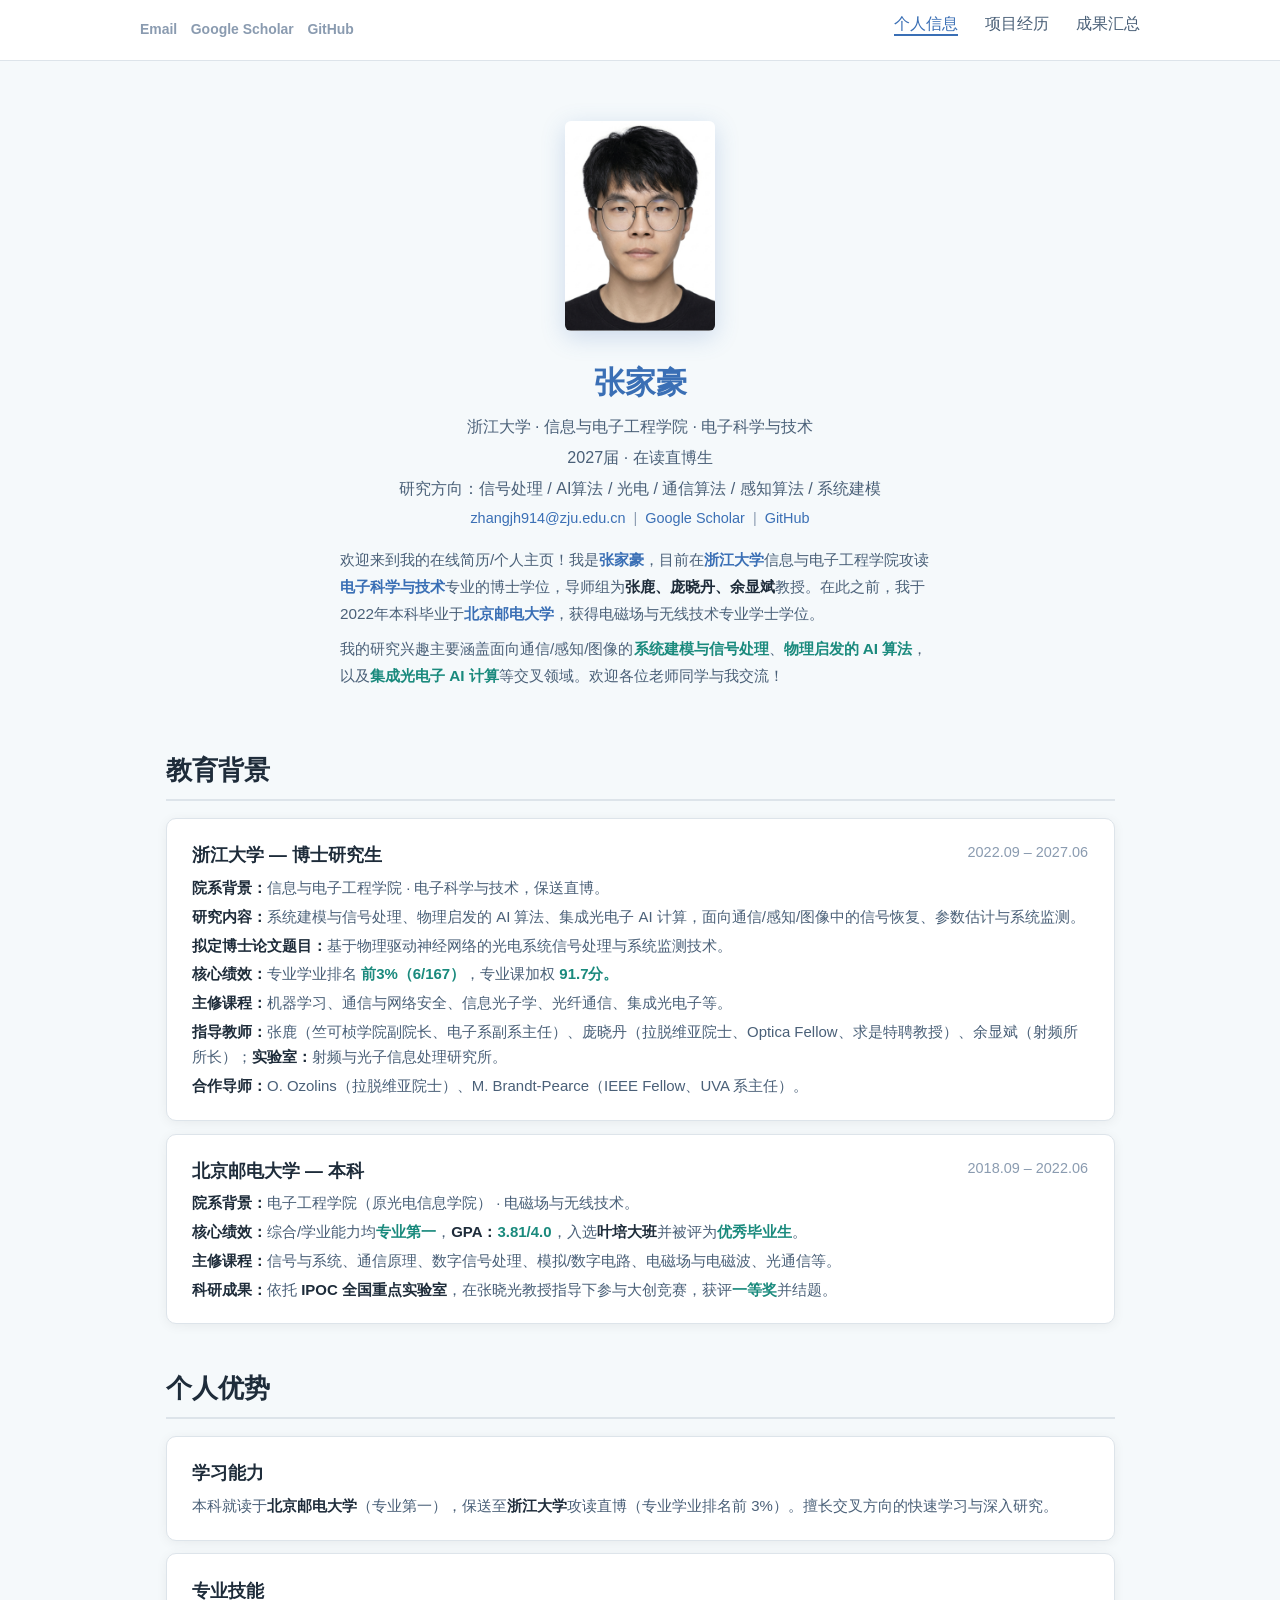
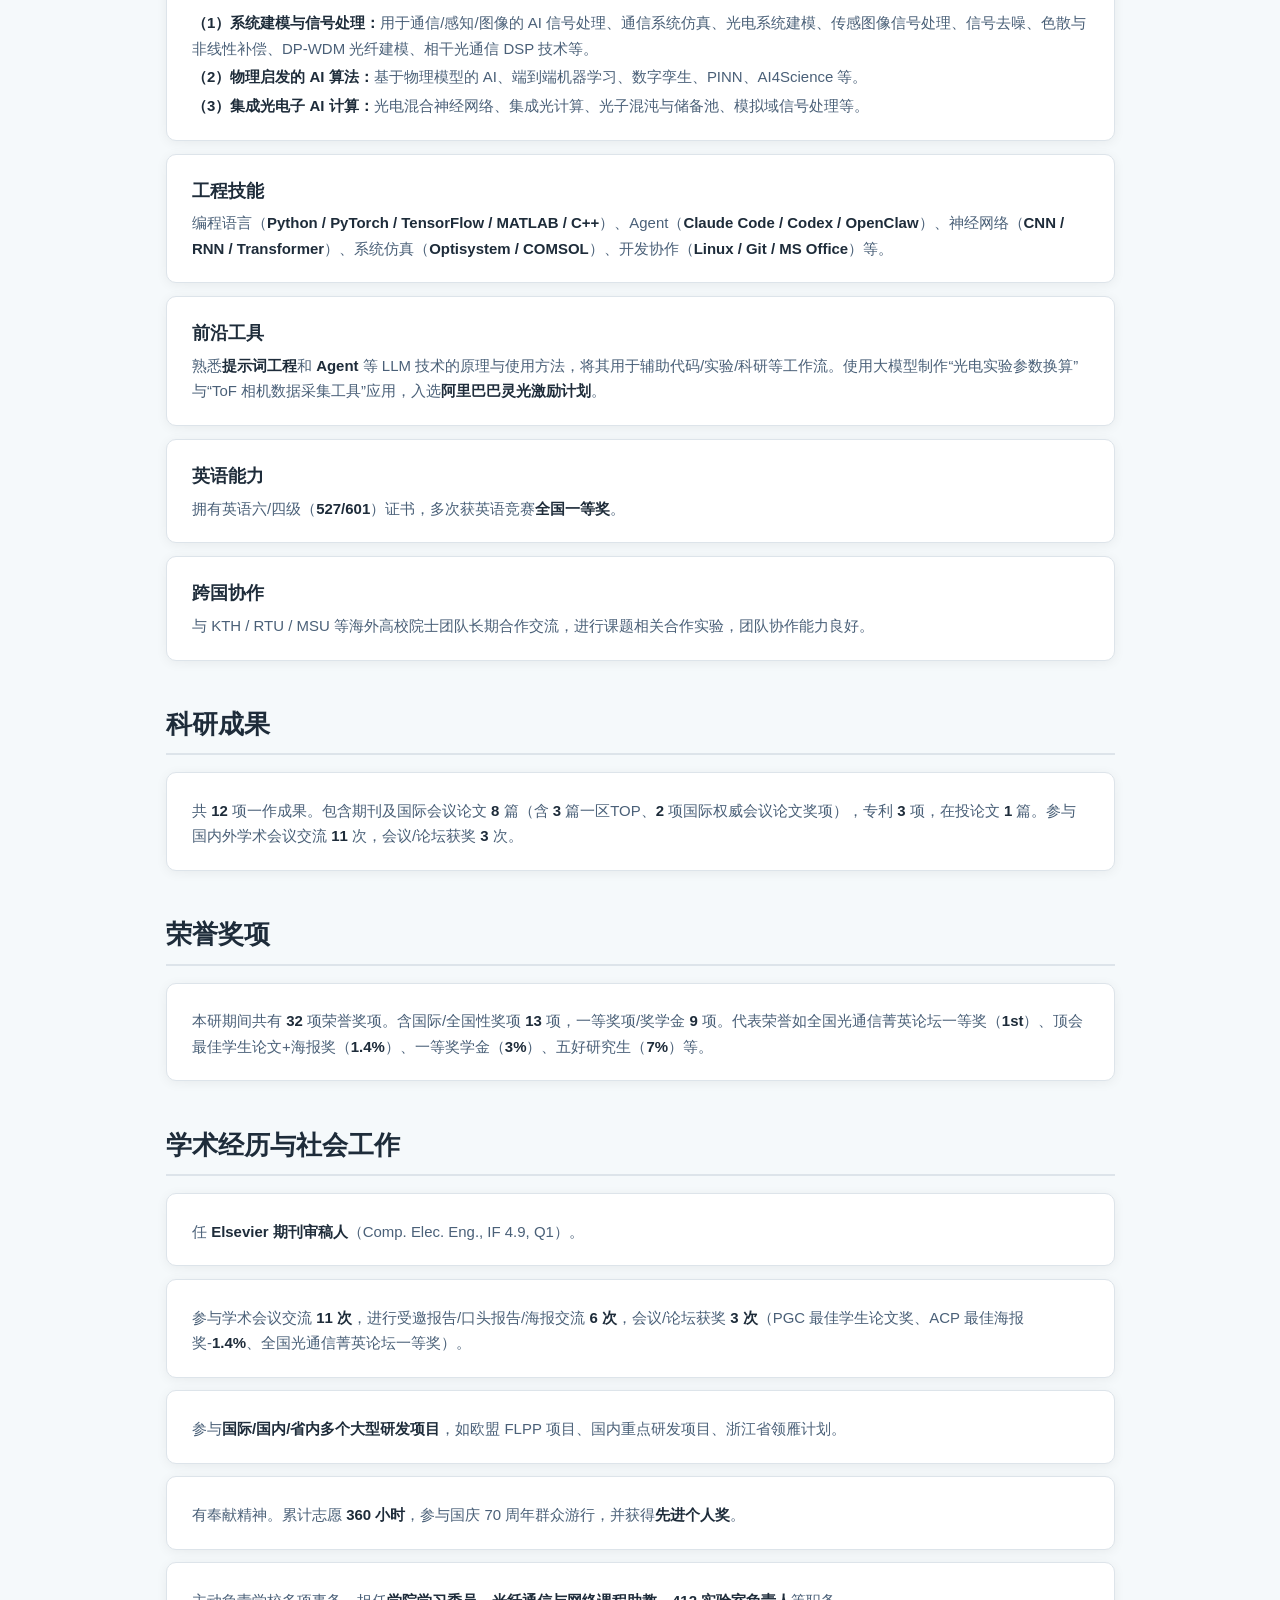
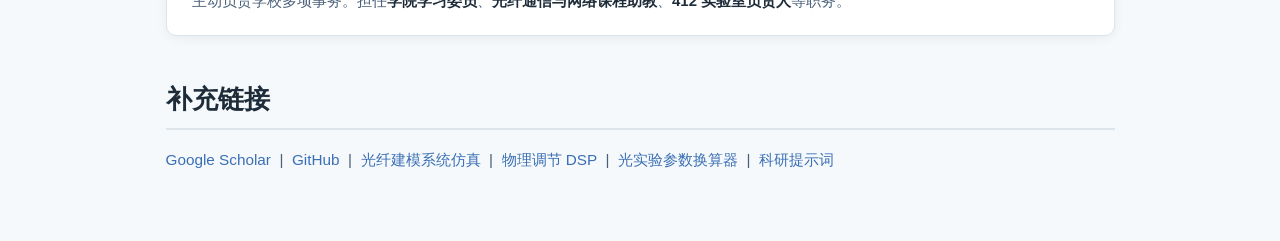
<file: index.html>
<!DOCTYPE html>
<html lang="zh-CN">
<head>
  <meta charset="UTF-8">
  <meta name="viewport" content="width=device-width, initial-scale=1.0">
  <title>个人信息</title>
  <link rel="stylesheet" href="css/style.css">
</head>
<body>

<nav>
  <div class="nav-inner">
    <div class="nav-ext">
      <a href="mailto:zhangjh914@zju.edu.cn">Email</a>
      <a href="https://scholar.google.com/citations?user=K3w2-VYAAAAJ&hl=EN">Google Scholar</a>
      <a href="https://github.com/PDogan233">GitHub</a>
    </div>
    <ul class="nav-links">
      <li><a href="index.html" data-page="index.html">个人信息</a></li>
      <li><a href="projects.html" data-page="projects.html">项目经历</a></li>
      <li><a href="publications.html" data-page="publications.html">成果汇总</a></li>
    </ul>
  </div>
</nav>

<main>

  <!-- ====== 个人信息概览 ====== -->
  <div class="hero">
    <img class="hero-photo" src="images/personal-photo.png" alt="张家豪">
    <h1><span>张家豪</span></h1>
    <p class="info-line">浙江大学 · 信息与电子工程学院 · 电子科学与技术</p>
    <p class="info-line">2027届 · 在读直博生</p>
    <p class="info-line">研究方向：信号处理 / AI算法 / 光电 / 通信算法 / 感知算法 / 系统建模</p>


    <p style="font-size:.85rem;color:var(--muted);">
      <a href="mailto:zhangjh914@zju.edu.cn">zhangjh914@zju.edu.cn</a> &nbsp;|&nbsp;
      <a href="https://scholar.google.com/citations?user=K3w2-VYAAAAJ&hl=EN">Google Scholar</a> &nbsp;|&nbsp;
      <a href="https://github.com/PDogan233">GitHub</a>
    </p>

    <p style="max-width:600px;margin:1rem auto 0;font-size:.9rem;text-align:left;color:var(--text-l);line-height:1.75;">
      欢迎来到我的在线简历/个人主页！我是<span style="color:var(--primary);font-weight:600;">张家豪</span>，目前在<span style="color:var(--primary);font-weight:600;">浙江大学</span>信息与电子工程学院攻读<span style="color:var(--primary);font-weight:600;">电子科学与技术</span>专业的博士学位，导师组为<strong>张鹿、庞晓丹、余显斌</strong>教授。在此之前，我于2022年本科毕业于<span style="color:var(--primary);font-weight:600;">北京邮电大学</span>，获得电磁场与无线技术专业学士学位。
    </p>
    <p style="max-width:600px;margin:.5rem auto 0;font-size:.9rem;text-align:left;color:var(--text-l);line-height:1.75;">
      我的研究兴趣主要涵盖面向通信/感知/图像的<span style="color:var(--accent);font-weight:600;">系统建模与信号处理</span>、<span style="color:var(--accent);font-weight:600;">物理启发的 AI 算法</span>，以及<span style="color:var(--accent);font-weight:600;">集成光电子 AI 计算</span>等交叉领域。欢迎各位老师同学与我交流！
    </p>
  </div>

  <!-- ====== 教育背景 ====== -->
  <h2>教育背景</h2>

  <div class="edu-item">
    <div class="edu-head">
      <span class="edu-school">浙江大学 — 博士研究生</span>
      <span class="edu-period">2022.09 – 2027.06</span>
    </div>
    <div class="edu-detail"><strong>院系背景：</strong>信息与电子工程学院 · 电子科学与技术，保送直博。</div>
    <div class="edu-detail"><strong>研究内容：</strong>系统建模与信号处理、物理启发的 AI 算法、集成光电子 AI 计算，面向通信/感知/图像中的信号恢复、参数估计与系统监测。</div>
    <div class="edu-detail"><strong>拟定博士论文题目：</strong>基于物理驱动神经网络的光电系统信号处理与系统监测技术。</div>
    <div class="edu-detail"><strong>核心绩效：</strong>专业学业排名 <span style="color:var(--accent);font-weight:600;">前3%（6/167）</span>，专业课加权 <span style="color:var(--accent);font-weight:600;">91.7分。</span></div>
    <div class="edu-detail"><strong>主修课程：</strong>机器学习、通信与网络安全、信息光子学、光纤通信、集成光电子等。</div>
    <div class="edu-detail"><strong>指导教师：</strong>张鹿（竺可桢学院副院长、电子系副系主任）、庞晓丹（拉脱维亚院士、Optica Fellow、求是特聘教授）、余显斌（射频所所长）；<strong>实验室：</strong>射频与光子信息处理研究所。</div>
    <div class="edu-detail"><strong>合作导师：</strong>O. Ozolins（拉脱维亚院士）、M. Brandt-Pearce（IEEE Fellow、UVA 系主任）。</div>
  </div>

  <div class="edu-item">
    <div class="edu-head">
      <span class="edu-school">北京邮电大学 — 本科</span>
      <span class="edu-period">2018.09 – 2022.06</span>
    </div>
    <div class="edu-detail"><strong>院系背景：</strong>电子工程学院（原光电信息学院） · 电磁场与无线技术。</div>
    <div class="edu-detail"><strong>核心绩效：</strong>综合/学业能力均<span style="color:var(--accent);font-weight:600;">专业第一</span>，<strong>GPA：</strong><span style="color:var(--accent);font-weight:600;">3.81/4.0</span>，入选<strong>叶培大班</strong>并被评为<span style="color:var(--accent);font-weight:600;">优秀毕业生</span>。</div>
    <div class="edu-detail"><strong>主修课程：</strong>信号与系统、通信原理、数字信号处理、模拟/数字电路、电磁场与电磁波、光通信等。</div>
    <div class="edu-detail"><strong>科研成果：</strong>依托 <strong>IPOC 全国重点实验室</strong>，在张晓光教授指导下参与大创竞赛，获评<span style="color:var(--accent);font-weight:600;">一等奖</span>并结题。</div>
  </div>

  
  <!-- ====== 个人优势 ====== -->
  <h2>个人优势</h2>

  <div class="edu-item">
    <div class="edu-head">
      <span class="edu-school">学习能力</span>
    </div>
    <div class="edu-detail">本科就读于<strong>北京邮电大学</strong>（专业第一），保送至<strong>浙江大学</strong>攻读直博（专业学业排名前 3%）。擅长交叉方向的快速学习与深入研究。</div>
  </div>

  <div class="edu-item">
    <div class="edu-head">
      <span class="edu-school">专业技能</span>
    </div>
    <div class="edu-detail"><strong>（1）系统建模与信号处理：</strong>用于通信/感知/图像的 AI 信号处理、通信系统仿真、光电系统建模、传感图像信号处理、信号去噪、色散与非线性补偿、DP-WDM 光纤建模、相干光通信 DSP 技术等。</div>
    <div class="edu-detail"><strong>（2）物理启发的 AI 算法：</strong>基于物理模型的 AI、端到端机器学习、数字孪生、PINN、AI4Science 等。</div>
    <div class="edu-detail"><strong>（3）集成光电子 AI 计算：</strong>光电混合神经网络、集成光计算、光子混沌与储备池、模拟域信号处理等。</div>
  </div>

  <div class="edu-item">
    <div class="edu-head">
      <span class="edu-school">工程技能</span>
    </div>
    <div class="edu-detail">编程语言（<strong>Python / PyTorch / TensorFlow / MATLAB / C++</strong>）、Agent（<strong>Claude Code / Codex / OpenClaw</strong>）、神经网络（<strong>CNN / RNN / Transformer</strong>）、系统仿真（<strong>Optisystem / COMSOL</strong>）、开发协作（<strong>Linux / Git / MS Office</strong>）等。</div>
  </div>

  <div class="edu-item">
    <div class="edu-head">
      <span class="edu-school">前沿工具</span>
    </div>
    <div class="edu-detail">熟悉<strong>提示词工程</strong>和 <strong>Agent</strong> 等 LLM 技术的原理与使用方法，将其用于辅助代码/实验/科研等工作流。使用大模型制作“光电实验参数换算”与“ToF 相机数据采集工具”应用，入选<strong>阿里巴巴灵光激励计划</strong>。</div>
  </div>

  <div class="edu-item">
    <div class="edu-head">
      <span class="edu-school">英语能力</span>
    </div>
    <div class="edu-detail">拥有英语六/四级（<strong>527/601</strong>）证书，多次获英语竞赛<strong>全国一等奖</strong>。</div>
  </div>

  <div class="edu-item">
    <div class="edu-head">
      <span class="edu-school">跨国协作</span>
    </div>
    <div class="edu-detail">与 KTH / RTU / MSU 等海外高校院士团队长期合作交流，进行课题相关合作实验，团队协作能力良好。</div>
  </div>

  <!-- ====== 科研成果 ====== -->
  <h2>科研成果</h2>

  <div class="edu-item">
    <div class="edu-detail">共 <strong>12</strong> 项一作成果。包含期刊及国际会议论文 <strong>8</strong> 篇（含 <strong>3</strong> 篇一区TOP、<strong>2</strong> 项国际权威会议论文奖项），专利 <strong>3</strong> 项，在投论文 <strong>1</strong> 篇。参与国内外学术会议交流 <strong>11</strong> 次，会议/论坛获奖 <strong>3</strong> 次。</div>
  </div>

  <!-- ====== 荣誉奖项 ====== -->
  <h2>荣誉奖项</h2>

  <div class="edu-item">
    <div class="edu-detail">本研期间共有 <strong>32</strong> 项荣誉奖项。含国际/全国性奖项 <strong>13</strong> 项，一等奖项/奖学金 <strong>9</strong> 项。代表荣誉如全国光通信菁英论坛一等奖（<strong>1st</strong>）、顶会最佳学生论文+海报奖（<strong>1.4%</strong>）、一等奖学金（<strong>3%</strong>）、五好研究生（<strong>7%</strong>）等。</div>
  </div>

  <!-- ====== 学术经历与社会工作 ====== -->
  <h2>学术经历与社会工作</h2>

  <div class="edu-item">
    <div class="edu-detail">任 <strong>Elsevier 期刊审稿人</strong>（Comp. Elec. Eng., IF 4.9, Q1）。</div>
  </div>

  <div class="edu-item">
    <div class="edu-detail">参与学术会议交流 <strong>11 次</strong>，进行受邀报告/口头报告/海报交流 <strong>6 次</strong>，会议/论坛获奖 <strong>3 次</strong>（PGC 最佳学生论文奖、ACP 最佳海报奖-<strong>1.4%</strong>、全国光通信菁英论坛一等奖）。</div>
  </div>

  <div class="edu-item">
    <div class="edu-detail">参与<strong>国际/国内/省内多个大型研发项目</strong>，如欧盟 FLPP 项目、国内重点研发项目、浙江省领雁计划。</div>
  </div>

  <div class="edu-item">
    <div class="edu-detail">有奉献精神。累计志愿 <strong>360 小时</strong>，参与国庆 70 周年群众游行，并获得<strong>先进个人奖</strong>。</div>
  </div>

  <div class="edu-item">
    <div class="edu-detail">主动负责学校多项事务。担任<strong>学院学习委员</strong>、<strong>光纤通信与网络课程助教</strong>、<strong>412 实验室负责人</strong>等职务。</div>
  </div>

  <!-- ====== 补充链接 ====== -->
  <h2>补充链接</h2>

  <p style="font-size:.9rem;color:var(--text-l);margin-bottom:1rem;">
    <a href="https://scholar.google.com/citations?user=K3w2-VYAAAAJ&hl=EN">Google Scholar</a> &nbsp;|&nbsp;
    <a href="https://github.com/PDogan233">GitHub</a> &nbsp;|&nbsp;
    <a href="https://github.com/PDogan233/DP-WDM-Fiber">光纤建模系统仿真</a> &nbsp;|&nbsp;
    <a href="https://github.com/PDogan233/PR-DBP">物理调节 DSP</a> &nbsp;|&nbsp;
    <a href="https://www.lingguang.com/share/FLASH_APP-3b18d23e-ca1c-4d21-a9f2-0023d92fe38939">光实验参数换算器</a> &nbsp;|&nbsp;
    <a href="https://docs.qq.com/doc/DR2hmRXVwcE5vS21S">科研提示词</a>
  </p>

</main>


<script src="js/main.js"></script>
</body>
</html>
</file>
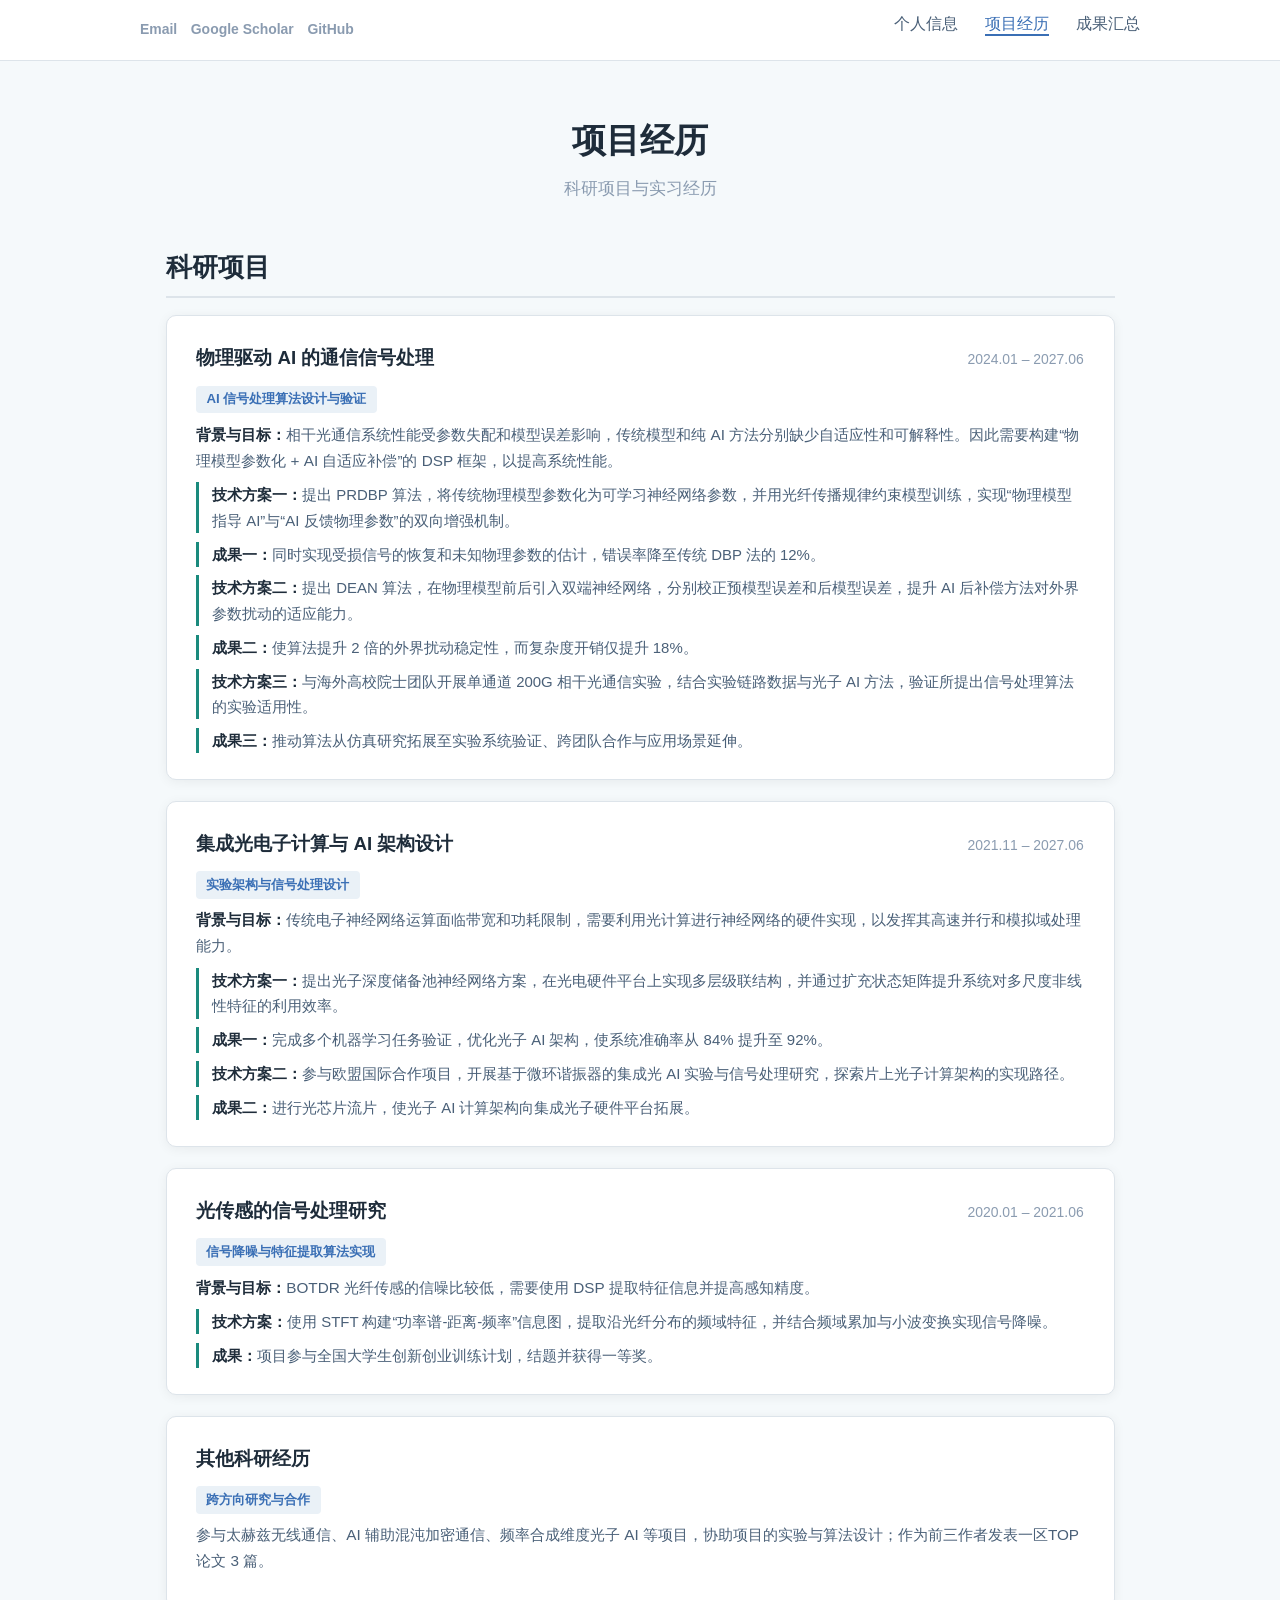
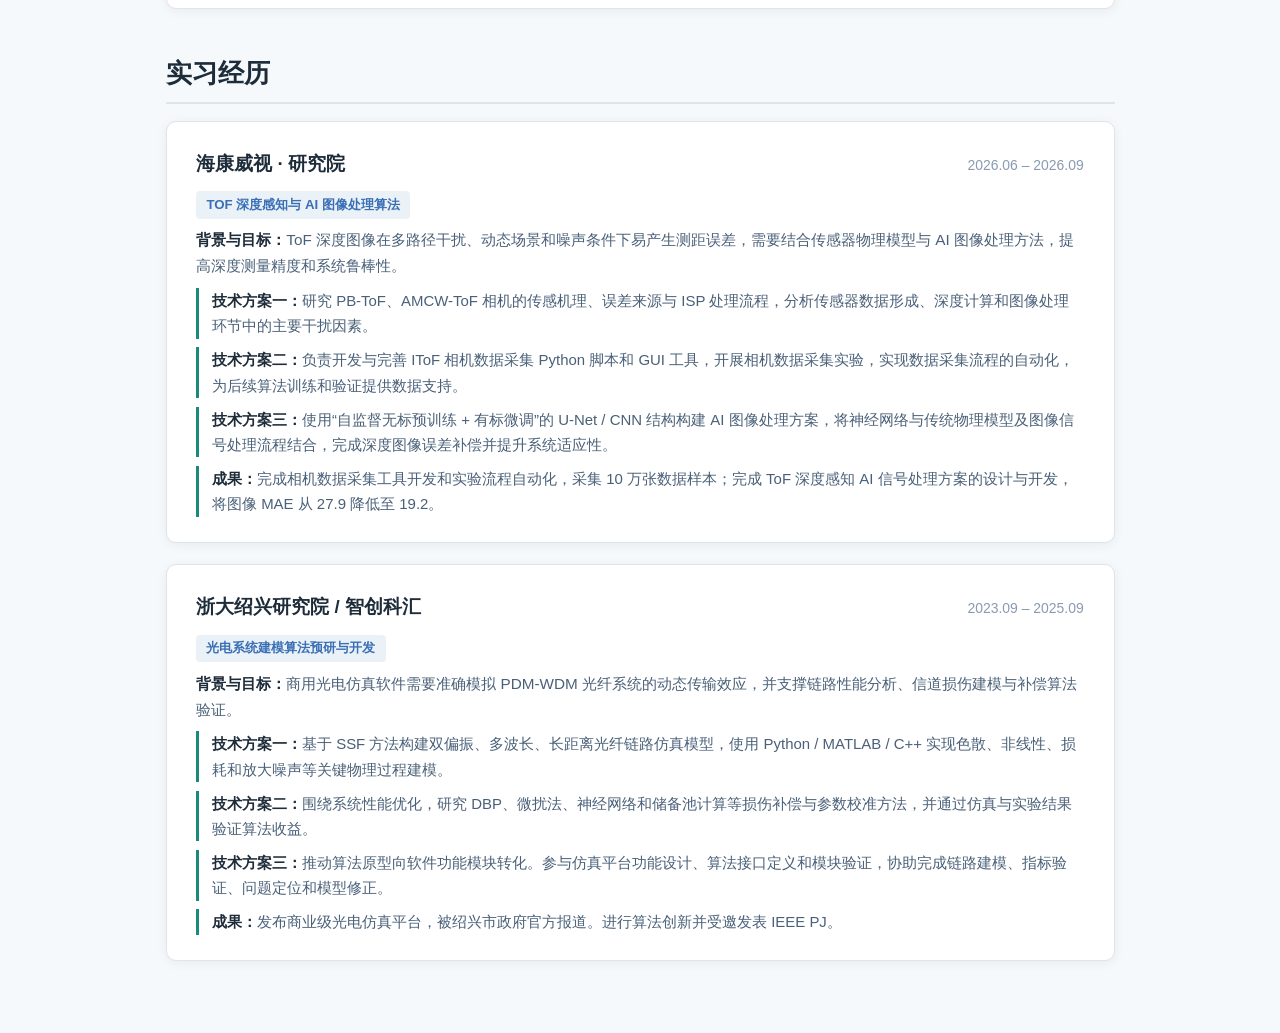
<file: projects.html>
<!DOCTYPE html>
<html lang="zh-CN">
<head>
  <meta charset="UTF-8">
  <meta name="viewport" content="width=device-width, initial-scale=1.0">
  <title>项目经历</title>
  <link rel="stylesheet" href="css/style.css">
</head>
<body>

<nav>
  <div class="nav-inner">
    <div class="nav-ext">
      <a href="mailto:zhangjh914@zju.edu.cn">Email</a>
      <a href="https://scholar.google.com/citations?user=K3w2-VYAAAAJ&hl=EN">Google Scholar</a>
      <a href="https://github.com/PDogan233">GitHub</a>
    </div>
    <ul class="nav-links">
      <li><a href="index.html" data-page="index.html">个人信息</a></li>
      <li><a href="projects.html" data-page="projects.html">项目经历</a></li>
      <li><a href="publications.html" data-page="publications.html">成果汇总</a></li>
    </ul>
  </div>
</nav>

<main>

  <h1 style="text-align:center;">项目经历</h1>
  <p style="text-align:center;color:var(--muted);margin-bottom:2rem;">科研项目与实习经历</p>

  <!-- ====== 科研项目 ====== -->
  <h2>科研项目</h2>

  <!-- Project 1 -->
  <div class="proj-card">
    <div class="proj-head">
      <h3>物理驱动 AI 的通信信号处理</h3>
      <span class="proj-period">2024.01 – 2027.06</span>
    </div>
    <span class="proj-role">AI 信号处理算法设计与验证</span>
    <div class="proj-goal"><strong>背景与目标：</strong>相干光通信系统性能受参数失配和模型误差影响，传统模型和纯 AI 方法分别缺少自适应性和可解释性。因此需要构建“物理模型参数化 + AI 自适应补偿”的 DSP 框架，以提高系统性能。</div>
    <div class="proj-outcome">
      <strong>技术方案一：</strong>提出 PRDBP 算法，将传统物理模型参数化为可学习神经网络参数，并用光纤传播规律约束模型训练，实现“物理模型指导 AI”与“AI 反馈物理参数”的双向增强机制。
    </div>
    <div class="proj-outcome" style="margin-top:.5rem;">
      <strong>成果一：</strong>同时实现受损信号的恢复和未知物理参数的估计，错误率降至传统 DBP 法的 12%。
    </div>
    <div class="proj-outcome" style="margin-top:.5rem;">
      <strong>技术方案二：</strong>提出 DEAN 算法，在物理模型前后引入双端神经网络，分别校正预模型误差和后模型误差，提升 AI 后补偿方法对外界参数扰动的适应能力。
    </div>
    <div class="proj-outcome" style="margin-top:.5rem;">
      <strong>成果二：</strong>使算法提升 2 倍的外界扰动稳定性，而复杂度开销仅提升 18%。
    </div>
    <div class="proj-outcome" style="margin-top:.5rem;">
      <strong>技术方案三：</strong>与海外高校院士团队开展单通道 200G 相干光通信实验，结合实验链路数据与光子 AI 方法，验证所提出信号处理算法的实验适用性。
    </div>
    <div class="proj-outcome" style="margin-top:.5rem;">
      <strong>成果三：</strong>推动算法从仿真研究拓展至实验系统验证、跨团队合作与应用场景延伸。
    </div>
  </div>

  <!-- Project 2 -->
  <div class="proj-card">
    <div class="proj-head">
      <h3>集成光电子计算与 AI 架构设计</h3>
      <span class="proj-period">2021.11 – 2027.06</span>
    </div>
    <span class="proj-role">实验架构与信号处理设计</span>
    <div class="proj-goal"><strong>背景与目标：</strong>传统电子神经网络运算面临带宽和功耗限制，需要利用光计算进行神经网络的硬件实现，以发挥其高速并行和模拟域处理能力。</div>
    <div class="proj-outcome">
      <strong>技术方案一：</strong>提出光子深度储备池神经网络方案，在光电硬件平台上实现多层级联结构，并通过扩充状态矩阵提升系统对多尺度非线性特征的利用效率。
    </div>
    <div class="proj-outcome" style="margin-top:.5rem;">
      <strong>成果一：</strong>完成多个机器学习任务验证，优化光子 AI 架构，使系统准确率从 84% 提升至 92%。
    </div>
    <div class="proj-outcome" style="margin-top:.5rem;">
      <strong>技术方案二：</strong>参与欧盟国际合作项目，开展基于微环谐振器的集成光 AI 实验与信号处理研究，探索片上光子计算架构的实现路径。
    </div>
    <div class="proj-outcome" style="margin-top:.5rem;">
      <strong>成果二：</strong>进行光芯片流片，使光子 AI 计算架构向集成光子硬件平台拓展。
    </div>
  </div>

  <!-- Project 3 -->
  <div class="proj-card">
    <div class="proj-head">
      <h3>光传感的信号处理研究</h3>
      <span class="proj-period">2020.01 – 2021.06</span>
    </div>
    <span class="proj-role">信号降噪与特征提取算法实现</span>
    <div class="proj-goal"><strong>背景与目标：</strong>BOTDR 光纤传感的信噪比较低，需要使用 DSP 提取特征信息并提高感知精度。</div>
    <div class="proj-outcome">
      <strong>技术方案：</strong>使用 STFT 构建“功率谱-距离-频率”信息图，提取沿光纤分布的频域特征，并结合频域累加与小波变换实现信号降噪。
    </div>
    <div class="proj-outcome" style="margin-top:.5rem;">
      <strong>成果：</strong>项目参与全国大学生创新创业训练计划，结题并获得一等奖。
    </div>
  </div>

  <!-- Other research -->
  <div class="proj-card">
    <div class="proj-head">
      <h3>其他科研经历</h3>
    </div>
    <span class="proj-role">跨方向研究与合作</span>
    <div class="proj-goal">参与太赫兹无线通信、AI 辅助混沌加密通信、频率合成维度光子 AI 等项目，协助项目的实验与算法设计；作为前三作者发表一区TOP论文 3 篇。</div>
  </div>

  <!-- ====== 实习经历 ====== -->
  <h2>实习经历</h2>

  <div class="proj-card">
    <div class="proj-head">
      <h3>海康威视 · 研究院</h3>
      <span class="proj-period">2026.06 – 2026.09</span>
    </div>
    <span class="proj-role">TOF 深度感知与 AI 图像处理算法</span>
    <div class="proj-goal"><strong>背景与目标：</strong>ToF 深度图像在多路径干扰、动态场景和噪声条件下易产生测距误差，需要结合传感器物理模型与 AI 图像处理方法，提高深度测量精度和系统鲁棒性。</div>
    <div class="proj-outcome">
      <strong>技术方案一：</strong>研究 PB-ToF、AMCW-ToF 相机的传感机理、误差来源与 ISP 处理流程，分析传感器数据形成、深度计算和图像处理环节中的主要干扰因素。
    </div>
    <div class="proj-outcome" style="margin-top:.5rem;">
      <strong>技术方案二：</strong>负责开发与完善 IToF 相机数据采集 Python 脚本和 GUI 工具，开展相机数据采集实验，实现数据采集流程的自动化，为后续算法训练和验证提供数据支持。
    </div>
    <div class="proj-outcome" style="margin-top:.5rem;">
      <strong>技术方案三：</strong>使用“自监督无标预训练 + 有标微调”的 U-Net / CNN 结构构建 AI 图像处理方案，将神经网络与传统物理模型及图像信号处理流程结合，完成深度图像误差补偿并提升系统适应性。
    </div>
    <div class="proj-outcome" style="margin-top:.5rem;">
      <strong>成果：</strong>完成相机数据采集工具开发和实验流程自动化，采集 10 万张数据样本；完成 ToF 深度感知 AI 信号处理方案的设计与开发，将图像 MAE 从 27.9 降低至 19.2。
    </div>
  </div>

  <div class="proj-card">
    <div class="proj-head">
      <h3>浙大绍兴研究院 / 智创科汇</h3>
      <span class="proj-period">2023.09 – 2025.09</span>
    </div>
    <span class="proj-role">光电系统建模算法预研与开发</span>
    <div class="proj-goal"><strong>背景与目标：</strong>商用光电仿真软件需要准确模拟 PDM-WDM 光纤系统的动态传输效应，并支撑链路性能分析、信道损伤建模与补偿算法验证。</div>
    <div class="proj-outcome">
      <strong>技术方案一：</strong>基于 SSF 方法构建双偏振、多波长、长距离光纤链路仿真模型，使用 Python / MATLAB / C++ 实现色散、非线性、损耗和放大噪声等关键物理过程建模。
    </div>
    <div class="proj-outcome" style="margin-top:.5rem;">
      <strong>技术方案二：</strong>围绕系统性能优化，研究 DBP、微扰法、神经网络和储备池计算等损伤补偿与参数校准方法，并通过仿真与实验结果验证算法收益。
    </div>
    <div class="proj-outcome" style="margin-top:.5rem;">
      <strong>技术方案三：</strong>推动算法原型向软件功能模块转化。参与仿真平台功能设计、算法接口定义和模块验证，协助完成链路建模、指标验证、问题定位和模型修正。
    </div>
    <div class="proj-outcome" style="margin-top:.5rem;">
      <strong>成果：</strong>发布商业级光电仿真平台，被绍兴市政府官方报道。进行算法创新并受邀发表 IEEE PJ。
    </div>
  </div>

</main>


<script src="js/main.js"></script>
</body>
</html>
</file>
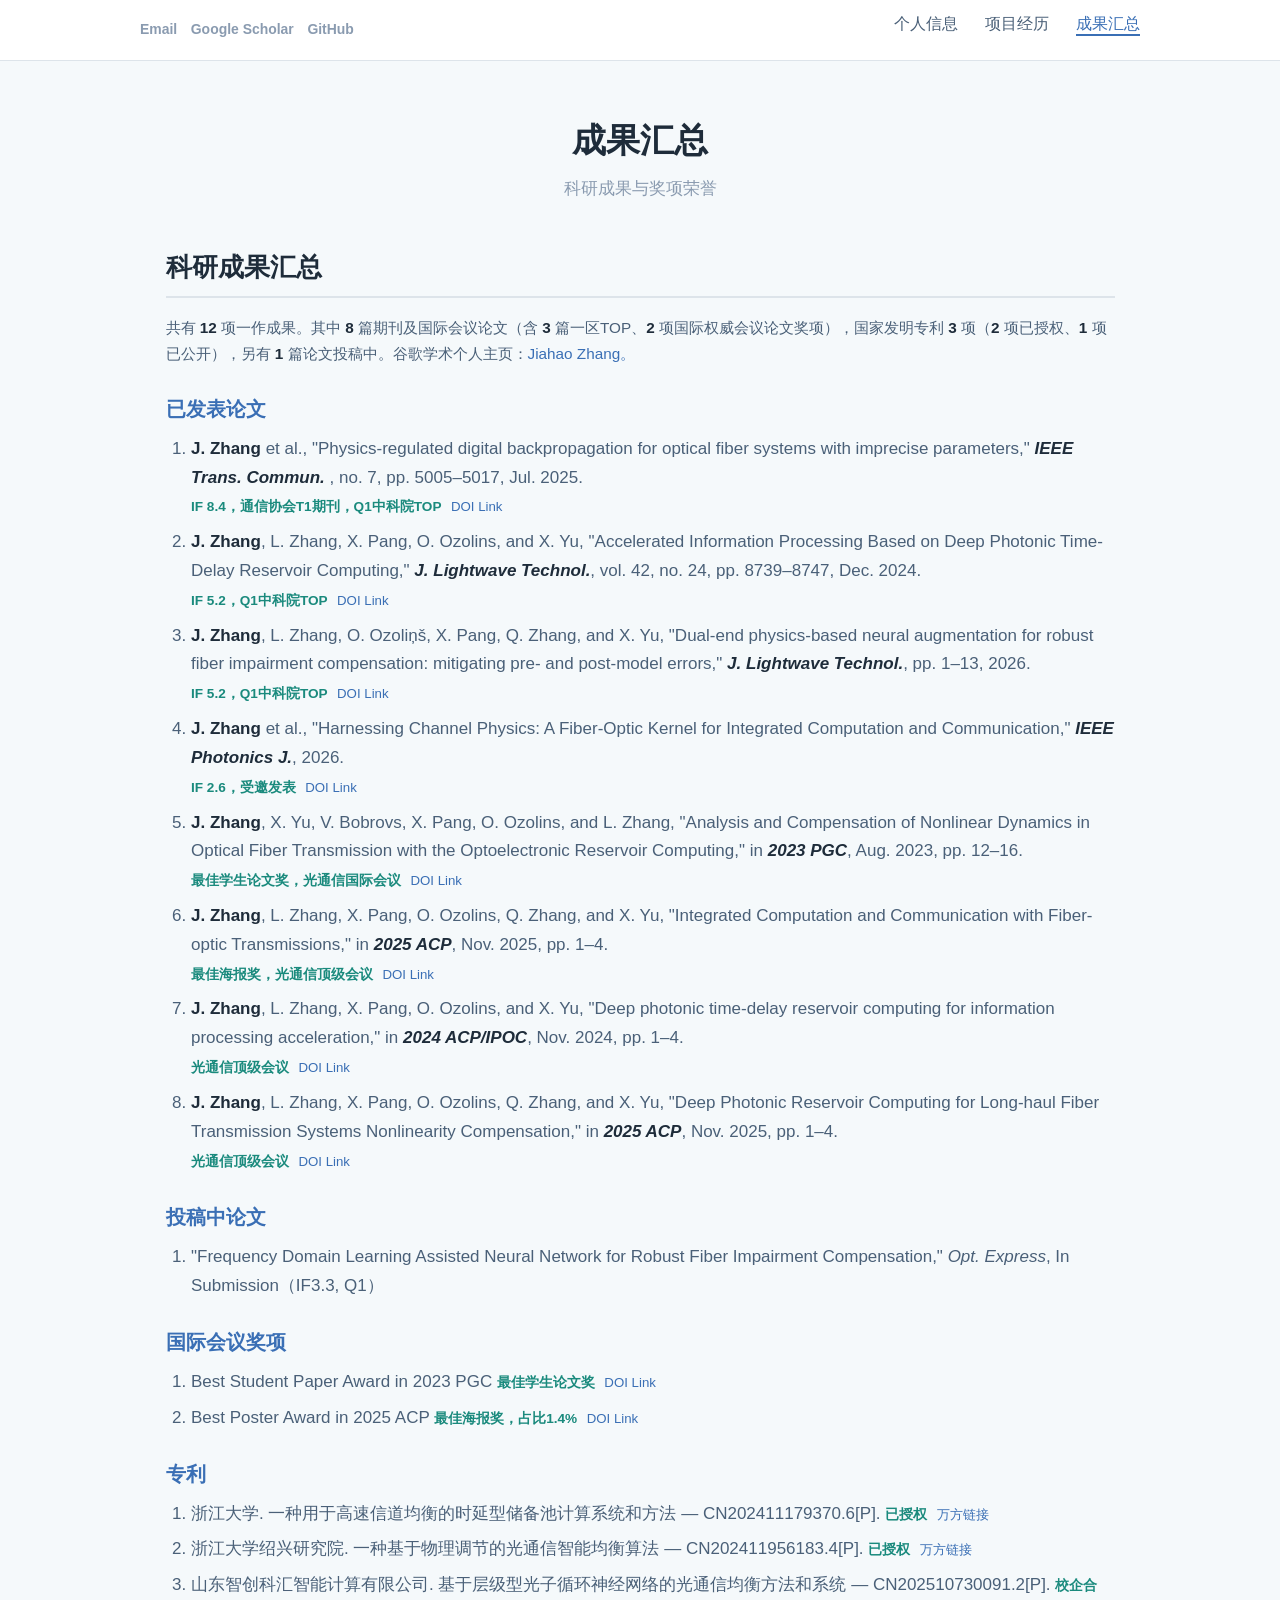
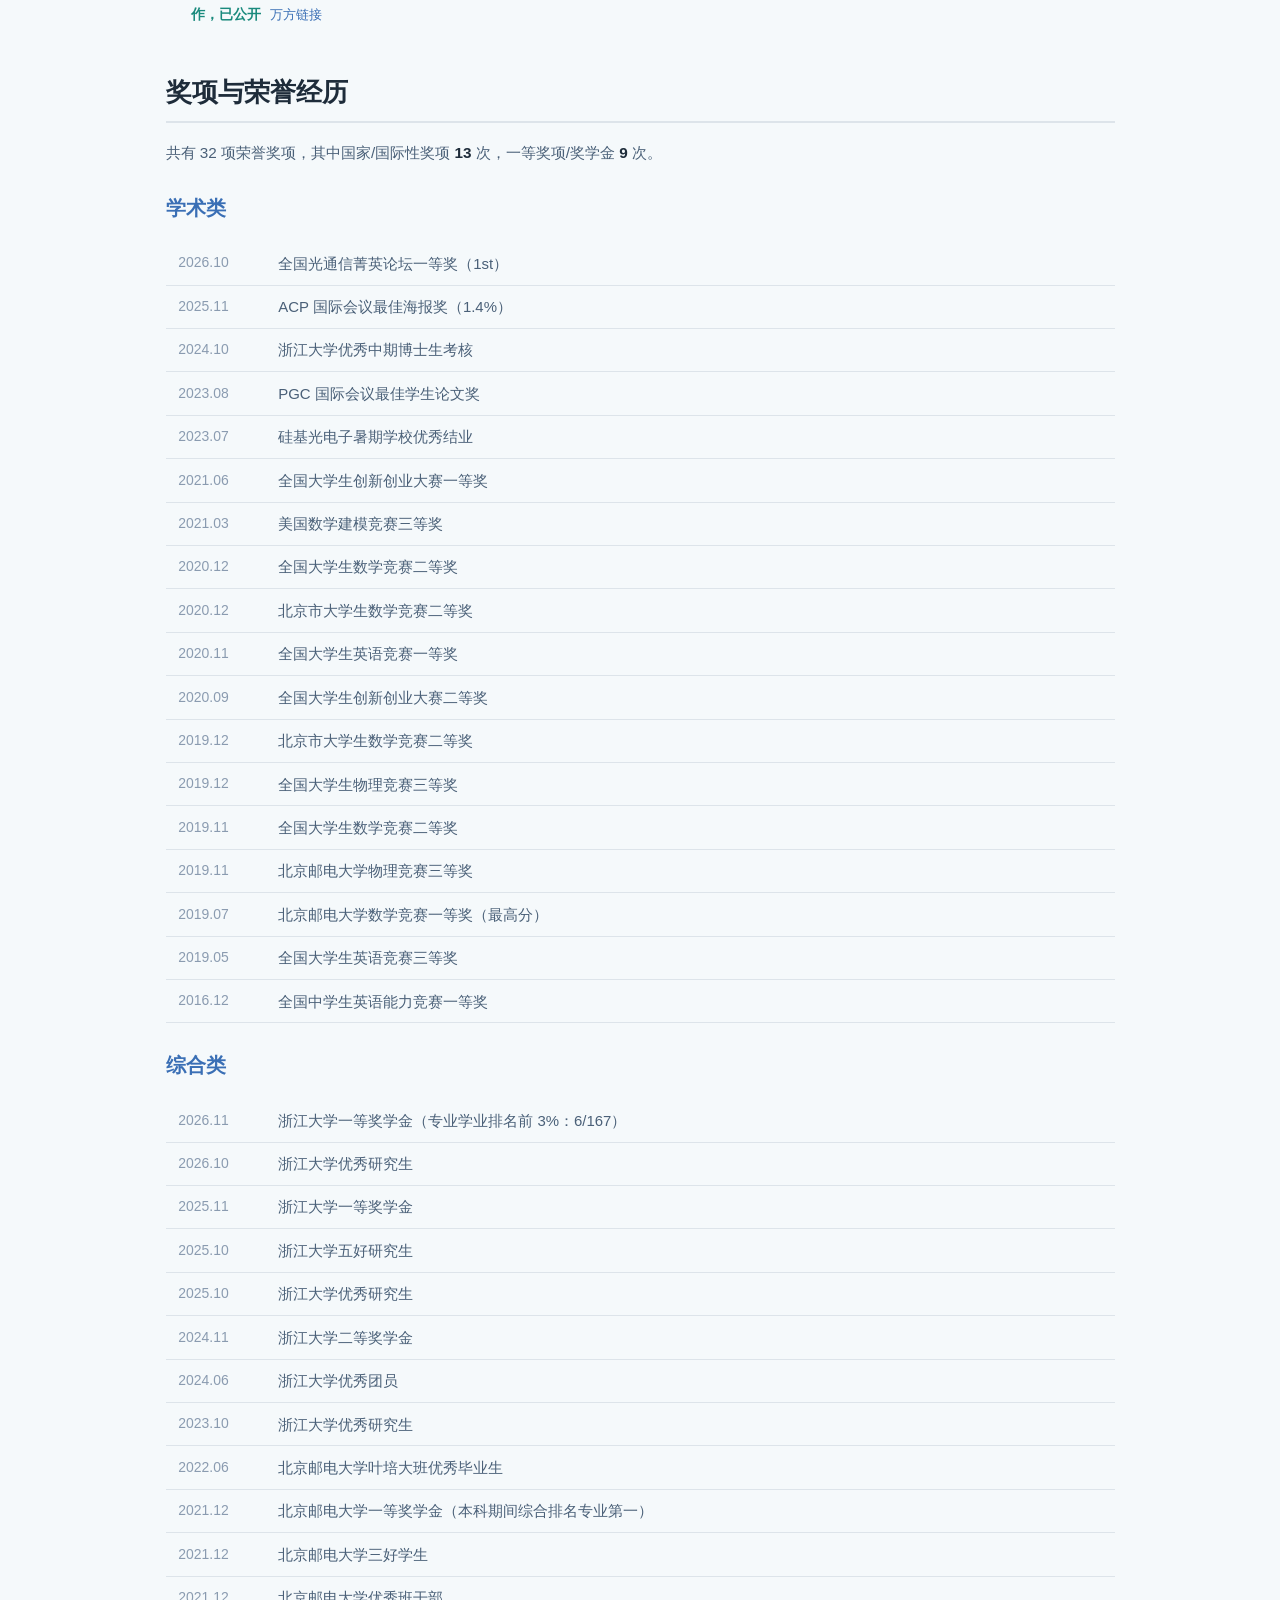
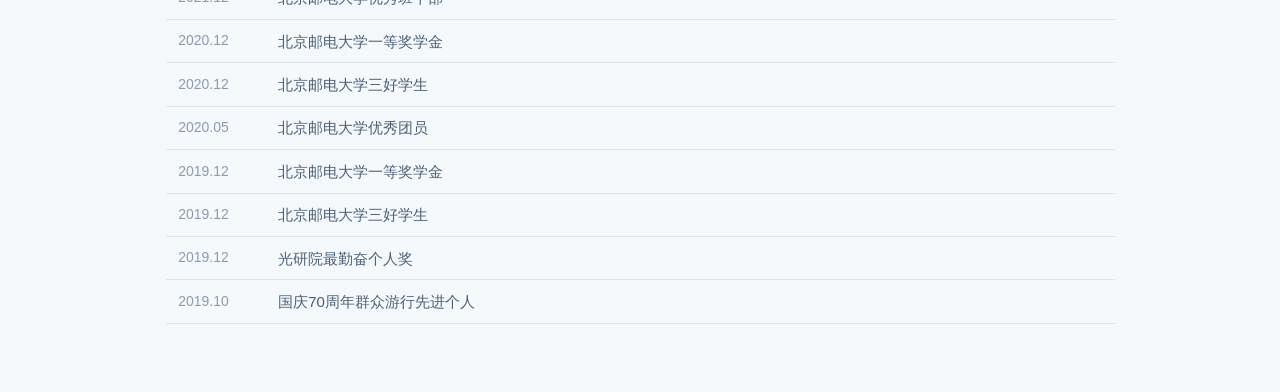
<file: publications.html>
<!DOCTYPE html>
<html lang="zh-CN">
<head>
  <meta charset="UTF-8">
  <meta name="viewport" content="width=device-width, initial-scale=1.0">
  <title>成果汇总</title>
  <link rel="stylesheet" href="css/style.css">
</head>
<body>

<nav>
  <div class="nav-inner">
    <div class="nav-ext">
      <a href="mailto:zhangjh914@zju.edu.cn">Email</a>
      <a href="https://scholar.google.com/citations?user=K3w2-VYAAAAJ&hl=EN">Google Scholar</a>
      <a href="https://github.com/PDogan233">GitHub</a>
    </div>
    <ul class="nav-links">
      <li><a href="index.html" data-page="index.html">个人信息</a></li>
      <li><a href="projects.html" data-page="projects.html">项目经历</a></li>
      <li><a href="publications.html" data-page="publications.html">成果汇总</a></li>
    </ul>
  </div>
</nav>

<main>

  <h1 style="text-align:center;">成果汇总</h1>
  <p style="text-align:center;color:var(--muted);margin-bottom:2rem;">科研成果与奖项荣誉</p>

  <!-- ====== 科研成果汇总 ====== -->
  <h2>科研成果汇总</h2>
  <p style="font-size:.9rem;color:var(--text-l);margin-bottom:1rem;">
    共有 <strong>12</strong> 项一作成果。其中 <strong>8</strong> 篇期刊及国际会议论文（含 <strong>3</strong> 篇一区TOP、<strong>2</strong> 项国际权威会议论文奖项），国家发明专利 <strong>3</strong> 项（<strong>2</strong> 项已授权、<strong>1</strong> 项已公开），另有 <strong>1</strong> 篇论文投稿中。谷歌学术个人主页：<a href="https://scholar.google.com/citations?user=K3w2-VYAAAAJ&hl=EN">Jiahao Zhang。</a><br>

  </p>

  <h3>已发表论文</h3>
  <ol>
    <li>
      <strong>J. Zhang</strong> et al., "Physics-regulated digital backpropagation for optical fiber systems with imprecise parameters," <strong> <em>IEEE Trans. Commun.</em> </strong>, no. 7, pp. 5005–5017, Jul. 2025.<br>
      <span style="color:var(--accent);font-size:.8rem;font-weight:600;">IF 8.4，通信协会T1期刊，Q1中科院TOP</span>
      &nbsp;<a href="https://doi.org/10.1109/TCOMM.2024.3511694" style="font-size:.78rem;">DOI Link</a>
    </li>
    <li>
      <strong>J. Zhang</strong>, L. Zhang, X. Pang, O. Ozolins, and X. Yu, "Accelerated Information Processing Based on Deep Photonic Time-Delay Reservoir Computing," <strong><em>J. Lightwave Technol.</em></strong>, vol. 42, no. 24, pp. 8739–8747, Dec. 2024.<br>
      <span style="color:var(--accent);font-size:.8rem;font-weight:600;">IF 5.2，Q1中科院TOP</span>
      &nbsp;<a href="https://doi.org/10.1109/JLT.2024.3438939" style="font-size:.78rem;">DOI Link</a>
    </li>
    <li>
      <strong>J. Zhang</strong>, L. Zhang, O. Ozoliņš, X. Pang, Q. Zhang, and X. Yu, "Dual-end physics-based neural augmentation for robust fiber impairment compensation: mitigating pre- and post-model errors," <strong><em>J. Lightwave Technol.</em></strong>, pp. 1–13, 2026.<br>
      <span style="color:var(--accent);font-size:.8rem;font-weight:600;">IF 5.2，Q1中科院TOP</span>
      &nbsp;<a href="https://doi.org/10.1109/JLT.2026.3657767" style="font-size:.78rem;">DOI Link</a>
    </li>
    <li>
      <strong>J. Zhang</strong> et al., "Harnessing Channel Physics: A Fiber-Optic Kernel for Integrated Computation and Communication," <strong><em>IEEE Photonics J.</em></strong>, 2026.<br>
      <span style="color:var(--accent);font-size:.8rem;font-weight:600;">IF 2.6，受邀发表</span>
      &nbsp;<a href="https://doi.org/10.1109/JPHOT.2026.3721155" style="font-size:.78rem;">DOI Link</a>
    </li>
    <li>
      <strong>J. Zhang</strong>, X. Yu, V. Bobrovs, X. Pang, O. Ozolins, and L. Zhang, "Analysis and Compensation of Nonlinear Dynamics in Optical Fiber Transmission with the Optoelectronic Reservoir Computing," in <strong><em>2023 PGC</em></strong>, Aug. 2023, pp. 12–16.<br>
      <span style="color:var(--accent);font-size:.8rem;font-weight:600;">最佳学生论文奖，光通信国际会议</span>
      &nbsp;<a href="https://doi.org/10.1109/PGC60057.2023.10344084" style="font-size:.78rem;">DOI Link</a>
    </li>
    <li>
      <strong>J. Zhang</strong>, L. Zhang, X. Pang, O. Ozolins, Q. Zhang, and X. Yu, "Integrated Computation and Communication with Fiber-optic Transmissions," in <strong><em>2025 ACP</em></strong>, Nov. 2025, pp. 1–4.<br>
      <span style="color:var(--accent);font-size:.8rem;font-weight:600;">最佳海报奖，光通信顶级会议</span>
      &nbsp;<a href="https://doi.org/10.1109/ACP66871.2025.11350945" style="font-size:.78rem;">DOI Link</a>
    </li>
    <li>
      <strong>J. Zhang</strong>, L. Zhang, X. Pang, O. Ozolins, and X. Yu, "Deep photonic time-delay reservoir computing for information processing acceleration," in <strong><em>2024 ACP/IPOC</em></strong>, Nov. 2024, pp. 1–4.<br>
      <span style="color:var(--accent);font-size:.8rem;font-weight:600;">光通信顶级会议</span>
      &nbsp;<a href="https://doi.org/10.1109/ACP/IPOC63121.2024.10809590" style="font-size:.78rem;">DOI Link</a>
    </li>
    <li>
      <strong>J. Zhang</strong>, L. Zhang, X. Pang, O. Ozolins, Q. Zhang, and X. Yu, "Deep Photonic Reservoir Computing for Long-haul Fiber Transmission Systems Nonlinearity Compensation," in <strong><em>2025 ACP</em></strong>, Nov. 2025, pp. 1–4.<br>
      <span style="color:var(--accent);font-size:.8rem;font-weight:600;">光通信顶级会议</span>
      &nbsp;<a href="https://doi.org/10.1109/ACP66871.2025.11350592" style="font-size:.78rem;">DOI Link</a>
    </li>
  </ol>

  <h3>投稿中论文</h3>
  <ol>
    <li>"Frequency Domain Learning Assisted Neural Network for Robust Fiber Impairment Compensation," <em>Opt. Express</em>, In Submission（IF3.3, Q1）</li>
  </ol>

  <h3>国际会议奖项</h3>
  <ol>
    <li>Best Student Paper Award in 2023 PGC
      <span style="color:var(--accent);font-size:.8rem;font-weight:600;">最佳学生论文奖</span>
      &nbsp;<a href="https://doi.org/10.1109/PGC60057.2023.10344084" style="font-size:.78rem;">DOI Link</a>
    </li>
    <li>Best Poster Award in 2025 ACP
      <span style="color:var(--accent);font-size:.8rem;font-weight:600;">最佳海报奖，占比1.4%</span>
      &nbsp;<a href="https://doi.org/10.1109/ACP66871.2025.11350945" style="font-size:.78rem;">DOI Link</a>
    </li>
  </ol>

  <h3>专利</h3>
  <ol>
    <li>浙江大学. 一种用于高速信道均衡的时延型储备池计算系统和方法 — CN202411179370.6[P]. 
      <span style="color:var(--accent);font-size:.8rem;font-weight:600;">已授权</span>
      &nbsp;<a href="https://d.wanfangdata.com.cn/patent/ZL_CN202411179370.6_CN118713761B_20241115" style="font-size:.78rem;">万方链接</a>
    </li>
    <li>浙江大学绍兴研究院. 一种基于物理调节的光通信智能均衡算法 — CN202411956183.4[P]. 
      <span style="color:var(--accent);font-size:.8rem;font-weight:600;">已授权</span>
      &nbsp;<a href="https://d.wanfangdata.com.cn/patent/ZL_CN202411956183.4_CN119814155B_20251024" style="font-size:.78rem;">万方链接</a>
    </li>
    <li>山东智创科汇智能计算有限公司. 基于层级型光子循环神经网络的光通信均衡方法和系统 — CN202510730091.2[P]. 
      <span style="color:var(--accent);font-size:.8rem;font-weight:600;">校企合作，已公开</span>
      &nbsp;<a href="https://d.wanfangdata.com.cn/patent/ZL_CN202510730091.2_CN120263297A_20250704" style="font-size:.78rem;">万方链接</a>
    </li>
  </ol>

  <!-- ====== 奖项与荣誉经历 ====== -->
  <h2>奖项与荣誉经历</h2>
  <p style="font-size:.9rem;color:var(--text-l);margin-bottom:1rem;">共有 32 项荣誉奖项，其中国家/国际性奖项 <strong>13</strong> 次，一等奖项/奖学金 <strong>9</strong> 次。</p>

  <h3>学术类</h3>
  <table>
    <tr><td style="width:100px;color:var(--muted);font-size:.82rem;">2026.10</td><td>全国光通信菁英论坛一等奖（1st）</td></tr>
    <tr><td style="color:var(--muted);font-size:.82rem;">2025.11</td><td>ACP 国际会议最佳海报奖（1.4%）</td></tr>
    <tr><td style="color:var(--muted);font-size:.82rem;">2024.10</td><td>浙江大学优秀中期博士生考核</td></tr>
    <tr><td style="color:var(--muted);font-size:.82rem;">2023.08</td><td>PGC 国际会议最佳学生论文奖</td></tr>
    <tr><td style="color:var(--muted);font-size:.82rem;">2023.07</td><td>硅基光电子暑期学校优秀结业</td></tr>
    <tr><td style="color:var(--muted);font-size:.82rem;">2021.06</td><td>全国大学生创新创业大赛一等奖</td></tr>
    <tr><td style="color:var(--muted);font-size:.82rem;">2021.03</td><td>美国数学建模竞赛三等奖</td></tr>
    <tr><td style="color:var(--muted);font-size:.82rem;">2020.12</td><td>全国大学生数学竞赛二等奖</td></tr>
    <tr><td style="color:var(--muted);font-size:.82rem;">2020.12</td><td>北京市大学生数学竞赛二等奖</td></tr>
    <tr><td style="color:var(--muted);font-size:.82rem;">2020.11</td><td>全国大学生英语竞赛一等奖</td></tr>
    <tr><td style="color:var(--muted);font-size:.82rem;">2020.09</td><td>全国大学生创新创业大赛二等奖</td></tr>
    <tr><td style="color:var(--muted);font-size:.82rem;">2019.12</td><td>北京市大学生数学竞赛二等奖</td></tr>
    <tr><td style="color:var(--muted);font-size:.82rem;">2019.12</td><td>全国大学生物理竞赛三等奖</td></tr>
    <tr><td style="color:var(--muted);font-size:.82rem;">2019.11</td><td>全国大学生数学竞赛二等奖</td></tr>
    <tr><td style="color:var(--muted);font-size:.82rem;">2019.11</td><td>北京邮电大学物理竞赛三等奖</td></tr>
    <tr><td style="color:var(--muted);font-size:.82rem;">2019.07</td><td>北京邮电大学数学竞赛一等奖（最高分）</td></tr>
    <tr><td style="color:var(--muted);font-size:.82rem;">2019.05</td><td>全国大学生英语竞赛三等奖</td></tr>
    <tr><td style="color:var(--muted);font-size:.82rem;">2016.12</td><td>全国中学生英语能力竞赛一等奖</td></tr>
  </table>

  <h3>综合类</h3>
  <table>
    <tr><td style="width:100px;color:var(--muted);font-size:.82rem;">2026.11</td><td>浙江大学一等奖学金（专业学业排名前 3%：6/167）</td></tr>
    <tr><td style="color:var(--muted);font-size:.82rem;">2026.10</td><td>浙江大学优秀研究生</td></tr>
    <tr><td style="color:var(--muted);font-size:.82rem;">2025.11</td><td>浙江大学一等奖学金</td></tr>
    <tr><td style="color:var(--muted);font-size:.82rem;">2025.10</td><td>浙江大学五好研究生</td></tr>
    <tr><td style="color:var(--muted);font-size:.82rem;">2025.10</td><td>浙江大学优秀研究生</td></tr>
    <tr><td style="color:var(--muted);font-size:.82rem;">2024.11</td><td>浙江大学二等奖学金</td></tr>
    <tr><td style="color:var(--muted);font-size:.82rem;">2024.06</td><td>浙江大学优秀团员</td></tr>
    <tr><td style="color:var(--muted);font-size:.82rem;">2023.10</td><td>浙江大学优秀研究生</td></tr>
    <tr><td style="color:var(--muted);font-size:.82rem;">2022.06</td><td>北京邮电大学叶培大班优秀毕业生</td></tr>
    <tr><td style="color:var(--muted);font-size:.82rem;">2021.12</td><td>北京邮电大学一等奖学金（本科期间综合排名专业第一）</td></tr>
    <tr><td style="color:var(--muted);font-size:.82rem;">2021.12</td><td>北京邮电大学三好学生</td></tr>
    <tr><td style="color:var(--muted);font-size:.82rem;">2021.12</td><td>北京邮电大学优秀班干部</td></tr>
    <tr><td style="color:var(--muted);font-size:.82rem;">2020.12</td><td>北京邮电大学一等奖学金</td></tr>
    <tr><td style="color:var(--muted);font-size:.82rem;">2020.12</td><td>北京邮电大学三好学生</td></tr>
    <tr><td style="color:var(--muted);font-size:.82rem;">2020.05</td><td>北京邮电大学优秀团员</td></tr>
    <tr><td style="color:var(--muted);font-size:.82rem;">2019.12</td><td>北京邮电大学一等奖学金</td></tr>
    <tr><td style="color:var(--muted);font-size:.82rem;">2019.12</td><td>北京邮电大学三好学生</td></tr>
    <tr><td style="color:var(--muted);font-size:.82rem;">2019.12</td><td>光研院最勤奋个人奖</td></tr>
    <tr><td style="color:var(--muted);font-size:.82rem;">2019.10</td><td>国庆70周年群众游行先进个人</td></tr>
  </table>

</main>


<script src="js/main.js"></script>
</body>
</html>
</file>
<file: css/style.css>
/* ===== Reset & Variables ===== */
*, *::before, *::after { box-sizing: border-box; margin: 0; padding: 0; }

:root {
  --bg:        #f5f9fb;
  --surface:   #ffffff;
  --primary:   #3a6fb5;
  --primary-d: #2b5590;
  --accent:    #1a8a7d;
  --text:      #1e2c3a;
  --text-l:    #4a6078;
  --border:    #dde4ea;
  --muted:     #8a9bb0;
  --radius:    10px;
  --shadow:    0 2px 12px rgba(0,0,0,.06);
  --max-w:     1000px;
}

html { font-size: 17px; scroll-behavior: smooth; }

body {
  font-family: -apple-system, BlinkMacSystemFont, "Segoe UI", Roboto, Oxygen,
    Ubuntu, Cantarell, "Helvetica Neue", "Microsoft YaHei", "微软雅黑", sans-serif;
  color: var(--text); background: var(--bg); line-height: 1.7;
  min-height: 100vh; display: flex; flex-direction: column;
}

/* ===== Navigation ===== */
nav {
  background: var(--surface); border-bottom: 1px solid var(--border);
  padding: 0 1.5rem; position: sticky; top: 0; z-index: 100;
}
.nav-inner {
  max-width: var(--max-w); margin: 0 auto;
  display: flex; align-items: center; justify-content: space-between; height: 60px;
}
.nav-ext { display: flex; gap: .8rem; align-items: center; }
.nav-ext a {
  font-size: .82rem; font-weight: 600; color: var(--muted); text-decoration: none;
  transition: color .2s;
}
.nav-ext a:hover { color: var(--primary); }
.nav-links { display: flex; gap: 1.6rem; list-style: none; align-items: center; }
.nav-links a {
  text-decoration: none; color: var(--text-l); font-weight: 500; font-size: 0.95rem;
  padding-bottom: 2px; border-bottom: 2px solid transparent; transition: color .2s;
}
.nav-links a:hover, .nav-links a.active { color: var(--primary); border-bottom-color: var(--primary); }

/* ===== Main ===== */
main {
  flex: 1; max-width: var(--max-w); width: 100%; margin: 0 auto; padding: 3rem 1.5rem;
}

/* ===== Typography ===== */
h1 { font-size: 2.0rem; color: var(--text); margin-bottom: .3rem; }
h2 {
  font-size: 1.5rem; color: var(--text); margin: 2.5rem 0 1rem;
  padding-bottom: .4rem; border-bottom: 2px solid var(--border);
}
h3 { font-size: 1.15rem; color: var(--primary); margin: 1.5rem 0 .5rem; }
p  { color: var(--text-l); margin-bottom: .75rem; }
a  { color: var(--primary); text-decoration: none; }
a:hover { text-decoration: underline; }
strong { color: var(--text); }
ul, ol { color: var(--text-l); margin: .5rem 0 .75rem 1.5rem; }
li { margin-bottom: .4rem; }
hr { border: none; border-top: 1px solid var(--border); margin: 2rem 0; }

/* ===== Tables ===== */
table { width: 100%; border-collapse: collapse; margin: 1rem 0; font-size: .88rem; }
td, th { padding: .5rem .75rem; border-bottom: 1px solid var(--border); color: var(--text-l); text-align: left; }
th { font-weight: 600; color: var(--text); }

/* ===== Cards ===== */
.card-grid {
  display: grid; grid-template-columns: repeat(auto-fill, minmax(260px, 1fr)); gap: 1rem; margin: 1rem 0;
}
.card {
  background: var(--surface); border: 1px solid var(--border);
  border-radius: var(--radius); padding: 1.25rem 1.5rem; box-shadow: var(--shadow);
}
.card h4 { color: var(--accent); margin-bottom: .3rem; font-size: .95rem; }

/* ===== Home / Personal Info ===== */
.hero {
  text-align: center; padding: .5rem 0 1rem;
  max-width: 640px; margin: 0 auto;
}
.hero-photo {
  width: 150px; height: 210px; border-radius: 6px;
  object-fit: cover; display: block; margin: 0 auto 1.5rem;
  box-shadow: 0 6px 24px rgba(58,111,181,.22);
}
.hero h1 { font-size: 1.8rem; }
.hero h1 span { color: var(--primary); }
.hero .info-line { font-size: .95rem; color: var(--text-l); margin-bottom: .2rem; }

.info-table { width: 100%; max-width: 550px; margin: 0 auto 1.5rem; }
.info-table td { padding: .3rem .5rem; border: none; font-size: .9rem; }
.info-table td:first-child { font-weight: 600; color: var(--text); width: 85px; white-space: nowrap; }

/* ===== Education items ===== */
.edu-item {
  background: var(--surface); border: 1px solid var(--border);
  border-radius: var(--radius); padding: 1.25rem 1.5rem; margin-bottom: .75rem; box-shadow: var(--shadow);
}
.edu-item .edu-head { display: flex; justify-content: space-between; flex-wrap: wrap; gap: .5rem; margin-bottom: .25rem; }
.edu-item .edu-school { font-weight: 700; font-size: 1.05rem; color: var(--text); }
.edu-item .edu-period { font-size: .85rem; color: var(--muted); font-weight: 500; white-space: nowrap; }
.edu-item .edu-detail { font-size: .88rem; color: var(--text-l); margin-top: .2rem; }

/* ===== Research / Project cards ===== */
.proj-card {
  background: var(--surface); border: 1px solid var(--border);
  border-radius: var(--radius); padding: 1.5rem 1.75rem; margin-bottom: 1.25rem;
  box-shadow: var(--shadow); transition: transform .2s, box-shadow .2s;
}
.proj-card:hover { transform: translateY(-2px); box-shadow: 0 8px 28px rgba(0,0,0,.1); }
.proj-card h3 { font-size: 1.1rem; color: var(--text); margin: 0 0 .3rem; }
.proj-card .proj-head { display: flex; justify-content: space-between; flex-wrap: wrap; gap: .5rem; align-items: baseline; }
.proj-card .proj-period { font-size: .82rem; color: var(--muted); font-weight: 500; white-space: nowrap; }
.proj-card .proj-role { display: inline-block; background: #eaf1f7; color: var(--primary); padding: .15rem .6rem; border-radius: 4px; font-size: .78rem; font-weight: 600; margin: .4rem 0 .5rem; }
.proj-card .proj-goal { font-size: .9rem; color: var(--text-l); margin-bottom: .5rem; }
.proj-card .proj-outcome { font-size: .88rem; color: var(--text-l); padding-left: .75rem; border-left: 3px solid var(--accent); }

/* ===== Internship card ===== */
.intern-card {
  background: var(--surface); border: 1px solid var(--accent);
  border-radius: var(--radius); padding: 1.5rem 1.75rem; margin-bottom: 1.25rem;
  box-shadow: var(--shadow);
}
.intern-card h3 { color: var(--accent); margin: 0 0 .3rem; }

/* ===== Skills tags ===== */
.tags { display: flex; flex-wrap: wrap; gap: .4rem; margin-top: .5rem; }
.tag {
  background: #eaf1f7; color: var(--primary);
  padding: .25rem .65rem; border-radius: 20px; font-size: .8rem; font-weight: 500;
}

/* ===== Footer ===== */
footer {
  text-align: center; padding: 1.5rem; color: var(--muted);
  font-size: .8rem; border-top: 1px solid var(--border); background: var(--surface);
}

/* ===== Responsive ===== */
@media (max-width: 700px) {
  .nav-links { gap: .8rem; }
  .nav-links a { font-size: .82rem; }
  .hero h1 { font-size: 1.8rem; }
}
</file>
